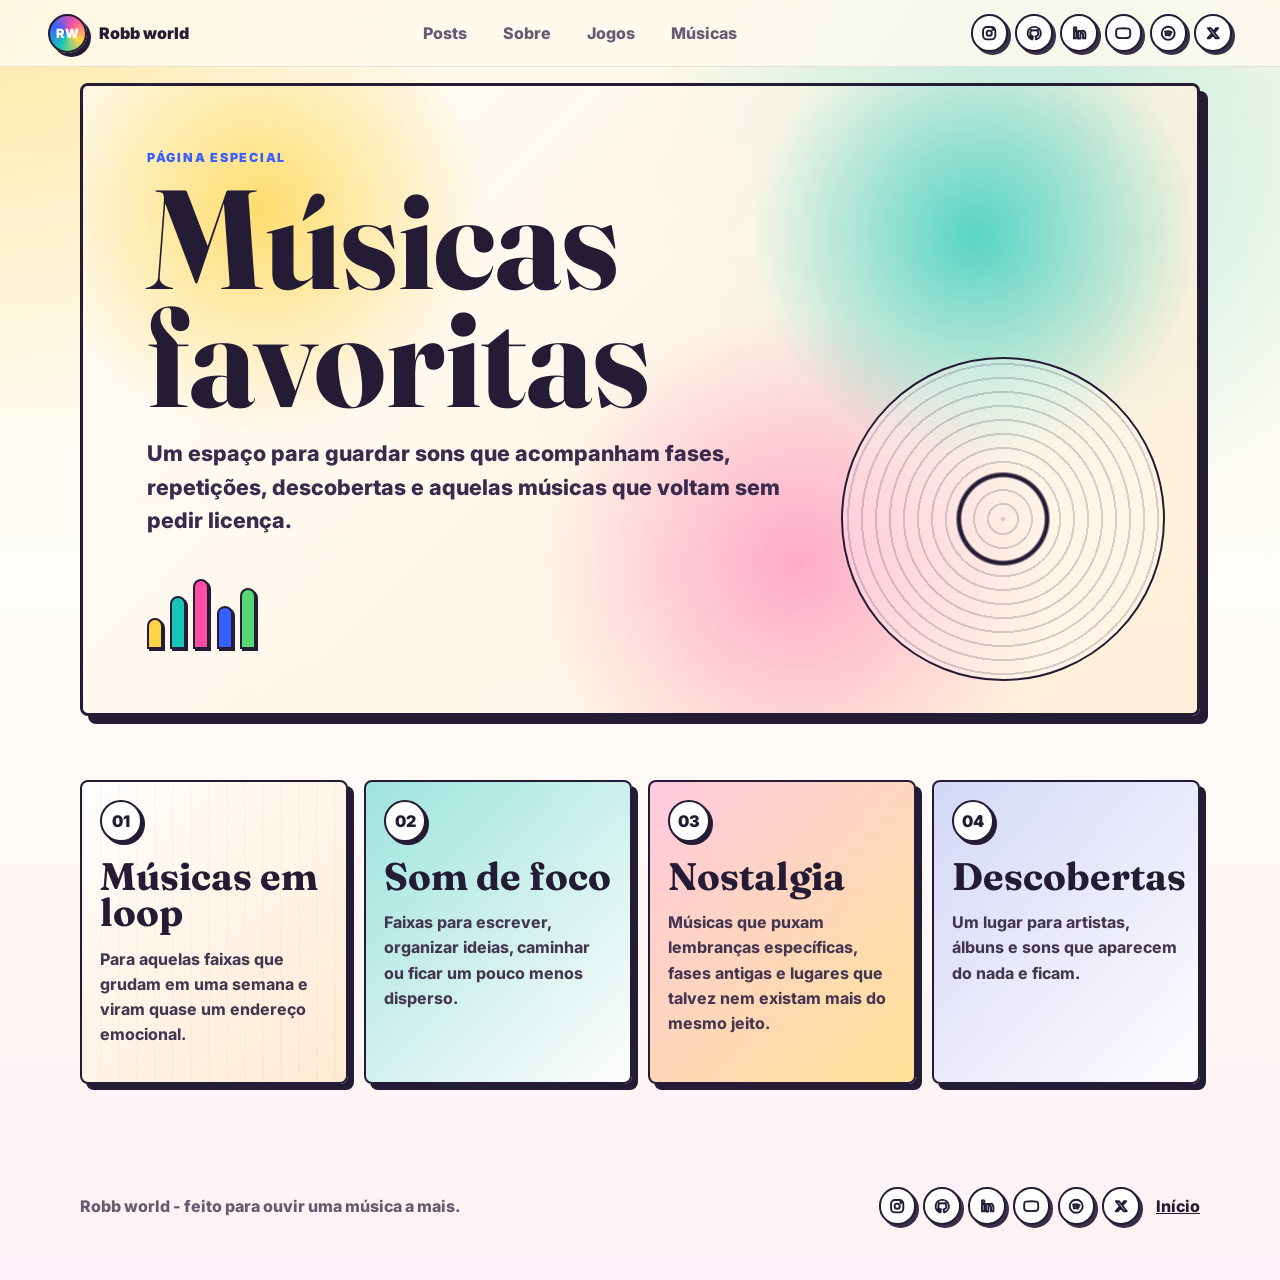
<file: pages/musicas.html>
﻿<!doctype html>
<html lang="pt-BR">
  <head>
    <meta charset="UTF-8" />
    <meta name="viewport" content="width=device-width, initial-scale=1.0" />
    <title>Músicas favoritas | Robb world</title>
    <meta name="description" content="Página especial para músicas, sons e fases favoritas do Robb world." />
    <link rel="preconnect" href="https://fonts.googleapis.com" />
    <link rel="preconnect" href="https://fonts.gstatic.com" crossorigin />
    <link href="https://fonts.googleapis.com/css2?family=Fraunces:opsz,wght@9..144,700;9..144,900&family=Inter:wght@400;600;700;800&display=swap" rel="stylesheet" />
    <link rel="stylesheet" href="../css/styles.css" />
  </head>
  <body>
    <header class="site-header">
      <a class="brand" href="../index.html" aria-label="Robb world">
        <span class="brand-mark">RW</span>
        <span>Robb world</span>
      </a>
      <nav class="top-nav" aria-label="Navegação principal">
        <a href="../index.html#posts">Posts</a>
        <a href="../index.html#sobre">Sobre</a>
        <a href="jogos.html">Jogos</a>
        <a href="musicas.html">Músicas</a>
      </nav>
      <div class="social-icons" aria-label="Redes sociais">
        <a class="social-link" href="http://instagram.com/juniormrtj" target="_blank" rel="noreferrer" aria-label="Instagram"><svg viewBox="0 0 24 24" aria-hidden="true"><rect x="4" y="4" width="16" height="16" rx="5"></rect><circle cx="12" cy="12" r="3.4"></circle><circle cx="17" cy="7" r="1"></circle></svg></a>
        <a class="social-link" href="https://github.com/juniormrtjy" target="_blank" rel="noreferrer" aria-label="GitHub"><svg viewBox="0 0 24 24" aria-hidden="true"><path d="M12 3.7a8.4 8.4 0 0 0-2.7 16.4c.4.1.6-.2.6-.4v-1.5c-2.3.5-2.8-1-2.8-1-.4-.9-.9-1.1-.9-1.1-.8-.5.1-.5.1-.5.8.1 1.3.9 1.3.9.8 1.3 2 1 2.4.8.1-.6.3-1 .5-1.2-1.8-.2-3.7-.9-3.7-4a3.2 3.2 0 0 1 .8-2.2c-.1-.2-.4-1 .1-2.2 0 0 .7-.2 2.3.8a7.8 7.8 0 0 1 4.2 0c1.6-1 2.3-.8 2.3-.8.5 1.2.2 2 .1 2.2.5.6.8 1.3.8 2.2 0 3.1-1.9 3.8-3.7 4 .3.2.5.7.5 1.4v2.2c0 .2.2.5.6.4A8.4 8.4 0 0 0 12 3.7z"></path></svg></a>
        <a class="social-link" href="https://www.linkedin.com/in/juniormrtjy/" target="_blank" rel="noreferrer" aria-label="LinkedIn"><svg viewBox="0 0 24 24" aria-hidden="true"><path d="M5.2 9.1h3.1v9.7H5.2z"></path><circle cx="6.7" cy="5.9" r="1.8"></circle><path d="M10.4 9.1h3v1.4h.1c.4-.8 1.4-1.7 2.9-1.7 3.1 0 3.7 2 3.7 4.7v5.3H17v-4.7c0-1.1 0-2.5-1.6-2.5s-1.8 1.2-1.8 2.5v4.8h-3.1z"></path></svg></a>
        <a class="social-link" href="#" aria-label="YouTube"><svg viewBox="0 0 24 24" aria-hidden="true"><path d="M21 8.2a3 3 0 0 0-2.1-2.1C17 5.6 12 5.6 12 5.6s-5 0-6.9.5A3 3 0 0 0 3 8.2a31 31 0 0 0 0 7.6 3 3 0 0 0 2.1 2.1c1.9.5 6.9.5 6.9.5s5 0 6.9-.5a3 3 0 0 0 2.1-2.1 31 31 0 0 0 0-7.6z"></path><path d="m10 15.2 5.2-3.2L10 8.8z" fill="white" stroke="none"></path></svg></a>
        <a class="social-link" href="https://open.spotify.com/user/317gpdrs5ckhwrli5nl6tevygnuq?si=d2dd42f4467a4080" target="_blank" rel="noreferrer" aria-label="Spotify"><svg viewBox="0 0 24 24" aria-hidden="true"><circle cx="12" cy="12" r="8.5"></circle><path d="M7.8 10.1c3-1 6.4-.7 8.8.7M8.4 12.6c2.4-.7 5.1-.5 7 .6M9 14.9c1.8-.5 3.7-.4 5.1.4"></path></svg></a>
        <a class="social-link" href="https://x.com/juniorfend" target="_blank" rel="noreferrer" aria-label="Twitter"><svg viewBox="0 0 24 24" aria-hidden="true"><path d="M5 5.5h4.1l3.1 4.3 3.7-4.3h2.7l-5.1 5.9 5.8 7.1h-4.1l-3.5-4.7-4.1 4.7H4.9l5.5-6.4z"></path></svg></a>
      </div>
    </header>

    <main class="special-page">
      <section class="special-hero music-hero">
        <p class="kicker">página especial</p>
        <h1>Músicas favoritas</h1>
        <p>Um espaço para guardar sons que acompanham fases, repetições, descobertas e aquelas músicas que voltam sem pedir licença.</p>
        <div class="equalizer" aria-hidden="true">
          <span></span><span></span><span></span><span></span><span></span>
        </div>
      </section>

      <section class="music-board" aria-label="Áreas musicais">
        <article class="music-card">
          <span class="track-number">01</span>
          <h2>Músicas em loop</h2>
          <p>Para aquelas faixas que grudam em uma semana e viram quase um endereço emocional.</p>
        </article>
        <article class="music-card">
          <span class="track-number">02</span>
          <h2>Som de foco</h2>
          <p>Faixas para escrever, organizar ideias, caminhar ou ficar um pouco menos disperso.</p>
        </article>
        <article class="music-card">
          <span class="track-number">03</span>
          <h2>Nostalgia</h2>
          <p>Músicas que puxam lembranças específicas, fases antigas e lugares que talvez nem existam mais do mesmo jeito.</p>
        </article>
        <article class="music-card">
          <span class="track-number">04</span>
          <h2>Descobertas</h2>
          <p>Um lugar para artistas, álbuns e sons que aparecem do nada e ficam.</p>
        </article>
      </section>
    </main>

    <footer class="site-footer">
      <p>Robb world - feito para ouvir uma música a mais.</p>
      <div class="footer-actions">
        <div class="social-icons" aria-label="Redes sociais">
          <a class="social-link" href="http://instagram.com/juniormrtj" target="_blank" rel="noreferrer" aria-label="Instagram"><svg viewBox="0 0 24 24" aria-hidden="true"><rect x="4" y="4" width="16" height="16" rx="5"></rect><circle cx="12" cy="12" r="3.4"></circle><circle cx="17" cy="7" r="1"></circle></svg></a>
          <a class="social-link" href="https://github.com/juniormrtjy" target="_blank" rel="noreferrer" aria-label="GitHub"><svg viewBox="0 0 24 24" aria-hidden="true"><path d="M12 3.7a8.4 8.4 0 0 0-2.7 16.4c.4.1.6-.2.6-.4v-1.5c-2.3.5-2.8-1-2.8-1-.4-.9-.9-1.1-.9-1.1-.8-.5.1-.5.1-.5.8.1 1.3.9 1.3.9.8 1.3 2 1 2.4.8.1-.6.3-1 .5-1.2-1.8-.2-3.7-.9-3.7-4a3.2 3.2 0 0 1 .8-2.2c-.1-.2-.4-1 .1-2.2 0 0 .7-.2 2.3.8a7.8 7.8 0 0 1 4.2 0c1.6-1 2.3-.8 2.3-.8.5 1.2.2 2 .1 2.2.5.6.8 1.3.8 2.2 0 3.1-1.9 3.8-3.7 4 .3.2.5.7.5 1.4v2.2c0 .2.2.5.6.4A8.4 8.4 0 0 0 12 3.7z"></path></svg></a>
          <a class="social-link" href="https://www.linkedin.com/in/juniormrtjy/" target="_blank" rel="noreferrer" aria-label="LinkedIn"><svg viewBox="0 0 24 24" aria-hidden="true"><path d="M5.2 9.1h3.1v9.7H5.2z"></path><circle cx="6.7" cy="5.9" r="1.8"></circle><path d="M10.4 9.1h3v1.4h.1c.4-.8 1.4-1.7 2.9-1.7 3.1 0 3.7 2 3.7 4.7v5.3H17v-4.7c0-1.1 0-2.5-1.6-2.5s-1.8 1.2-1.8 2.5v4.8h-3.1z"></path></svg></a>
          <a class="social-link" href="#" aria-label="YouTube"><svg viewBox="0 0 24 24" aria-hidden="true"><path d="M21 8.2a3 3 0 0 0-2.1-2.1C17 5.6 12 5.6 12 5.6s-5 0-6.9.5A3 3 0 0 0 3 8.2a31 31 0 0 0 0 7.6 3 3 0 0 0 2.1 2.1c1.9.5 6.9.5 6.9.5s5 0 6.9-.5a3 3 0 0 0 2.1-2.1 31 31 0 0 0 0-7.6z"></path><path d="m10 15.2 5.2-3.2L10 8.8z" fill="white" stroke="none"></path></svg></a>
          <a class="social-link" href="https://open.spotify.com/user/317gpdrs5ckhwrli5nl6tevygnuq?si=d2dd42f4467a4080" target="_blank" rel="noreferrer" aria-label="Spotify"><svg viewBox="0 0 24 24" aria-hidden="true"><circle cx="12" cy="12" r="8.5"></circle><path d="M7.8 10.1c3-1 6.4-.7 8.8.7M8.4 12.6c2.4-.7 5.1-.5 7 .6M9 14.9c1.8-.5 3.7-.4 5.1.4"></path></svg></a>
          <a class="social-link" href="https://x.com/juniorfend" target="_blank" rel="noreferrer" aria-label="Twitter"><svg viewBox="0 0 24 24" aria-hidden="true"><path d="M5 5.5h4.1l3.1 4.3 3.7-4.3h2.7l-5.1 5.9 5.8 7.1h-4.1l-3.5-4.7-4.1 4.7H4.9l5.5-6.4z"></path></svg></a>
        </div>
        <a href="../index.html">Início</a>
      </div>
    </footer>
  </body>
</html>
</file>
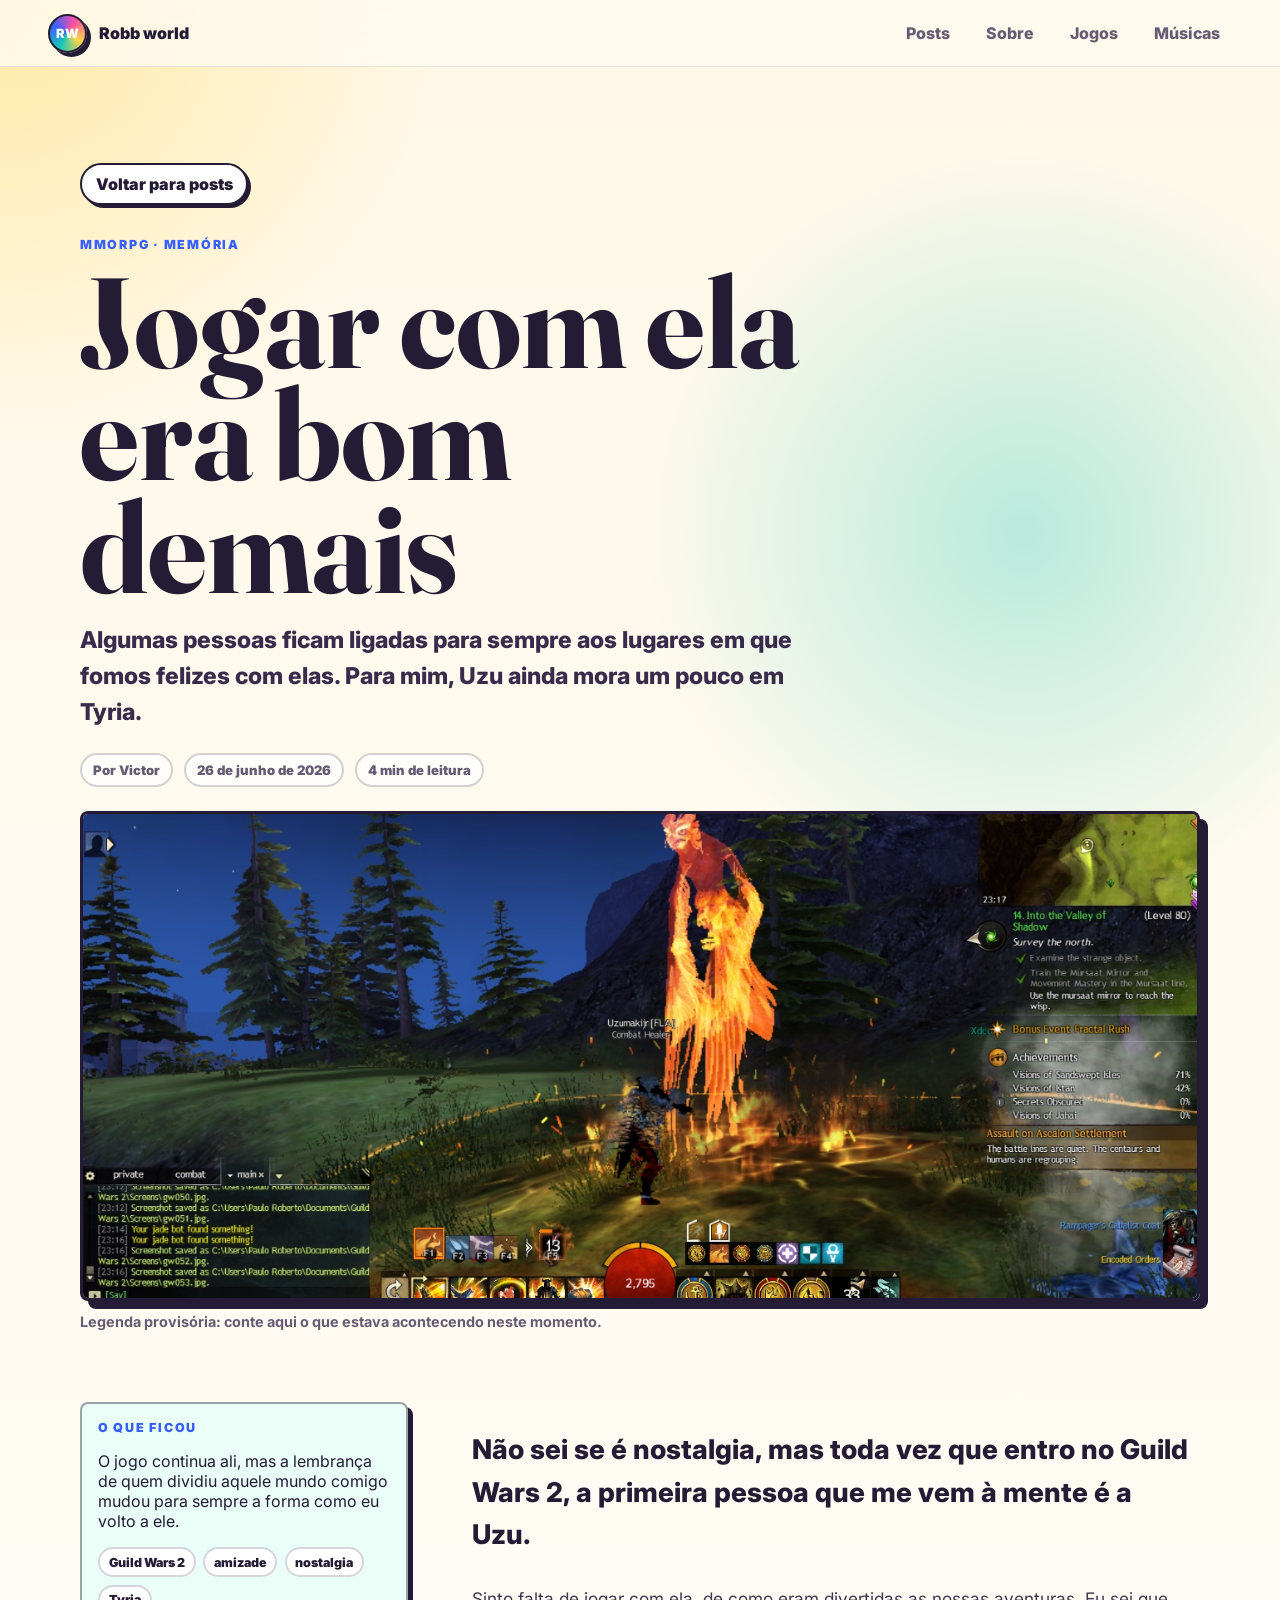
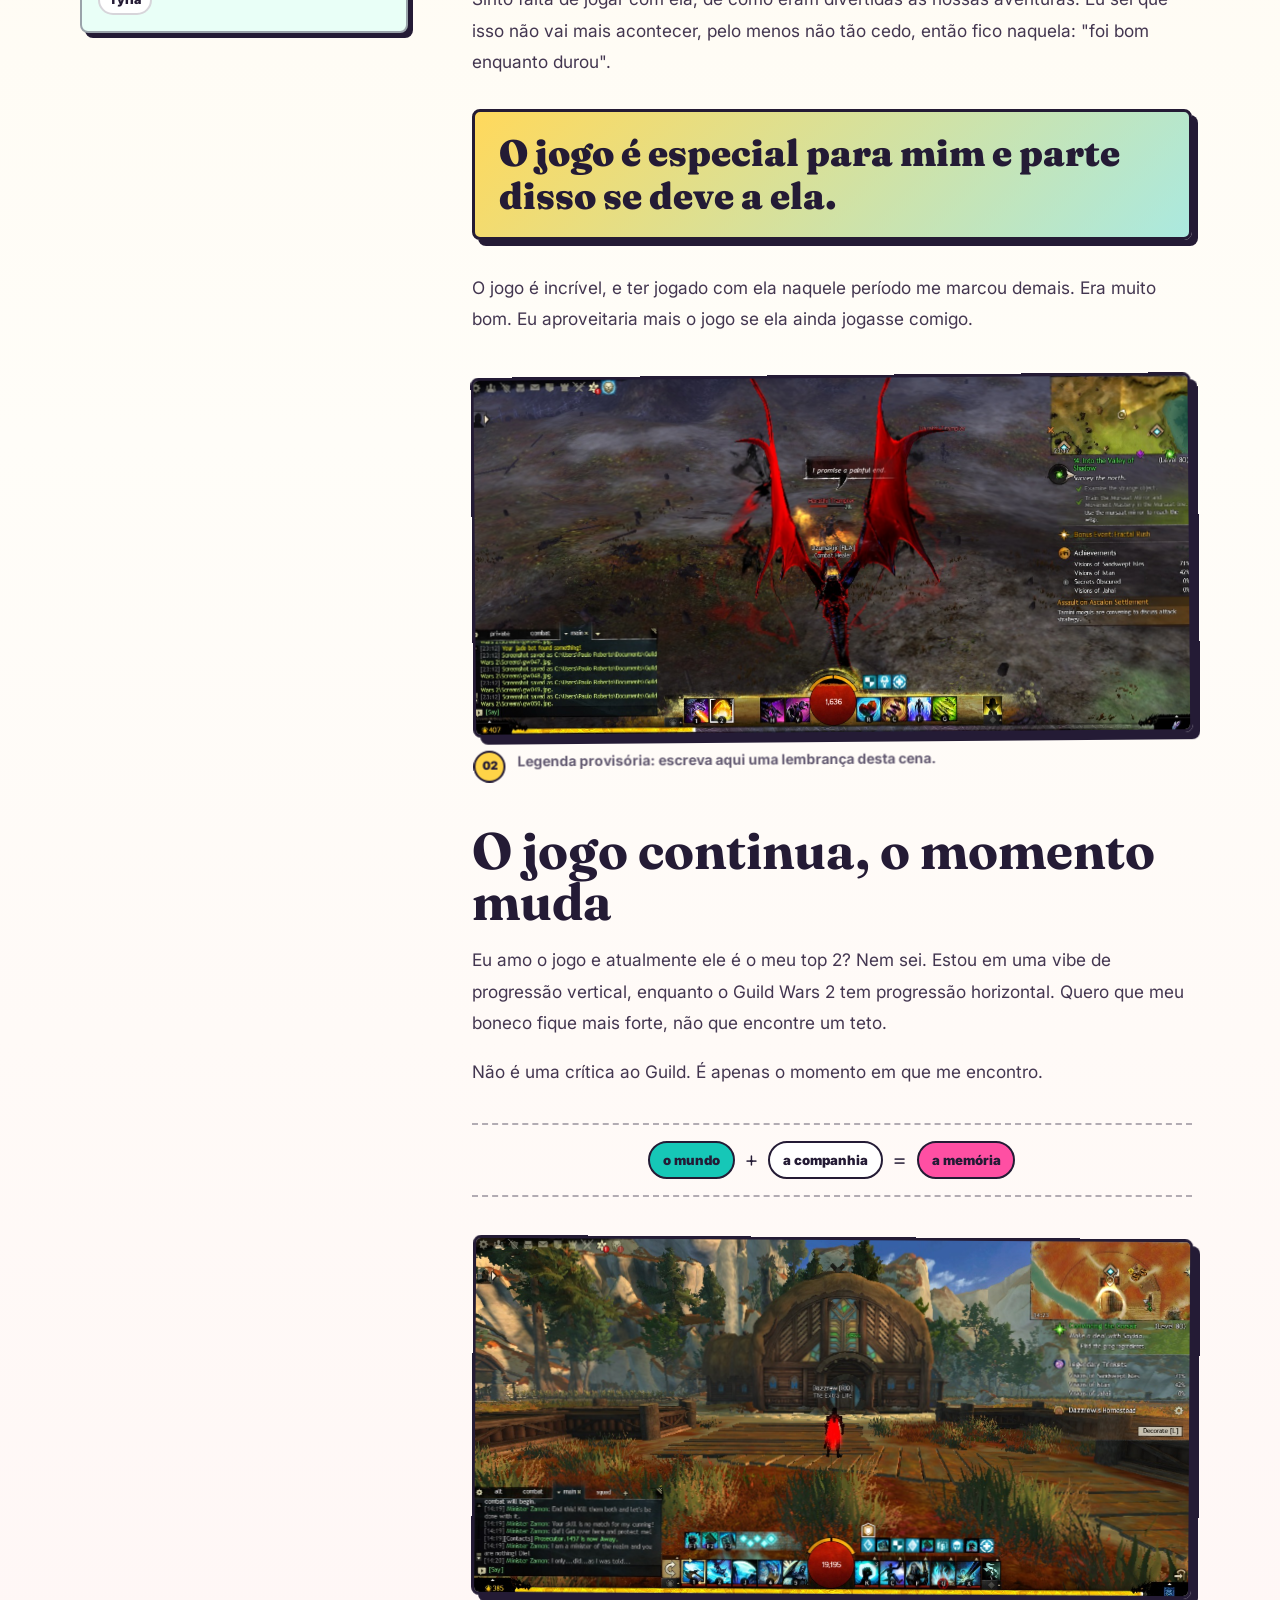
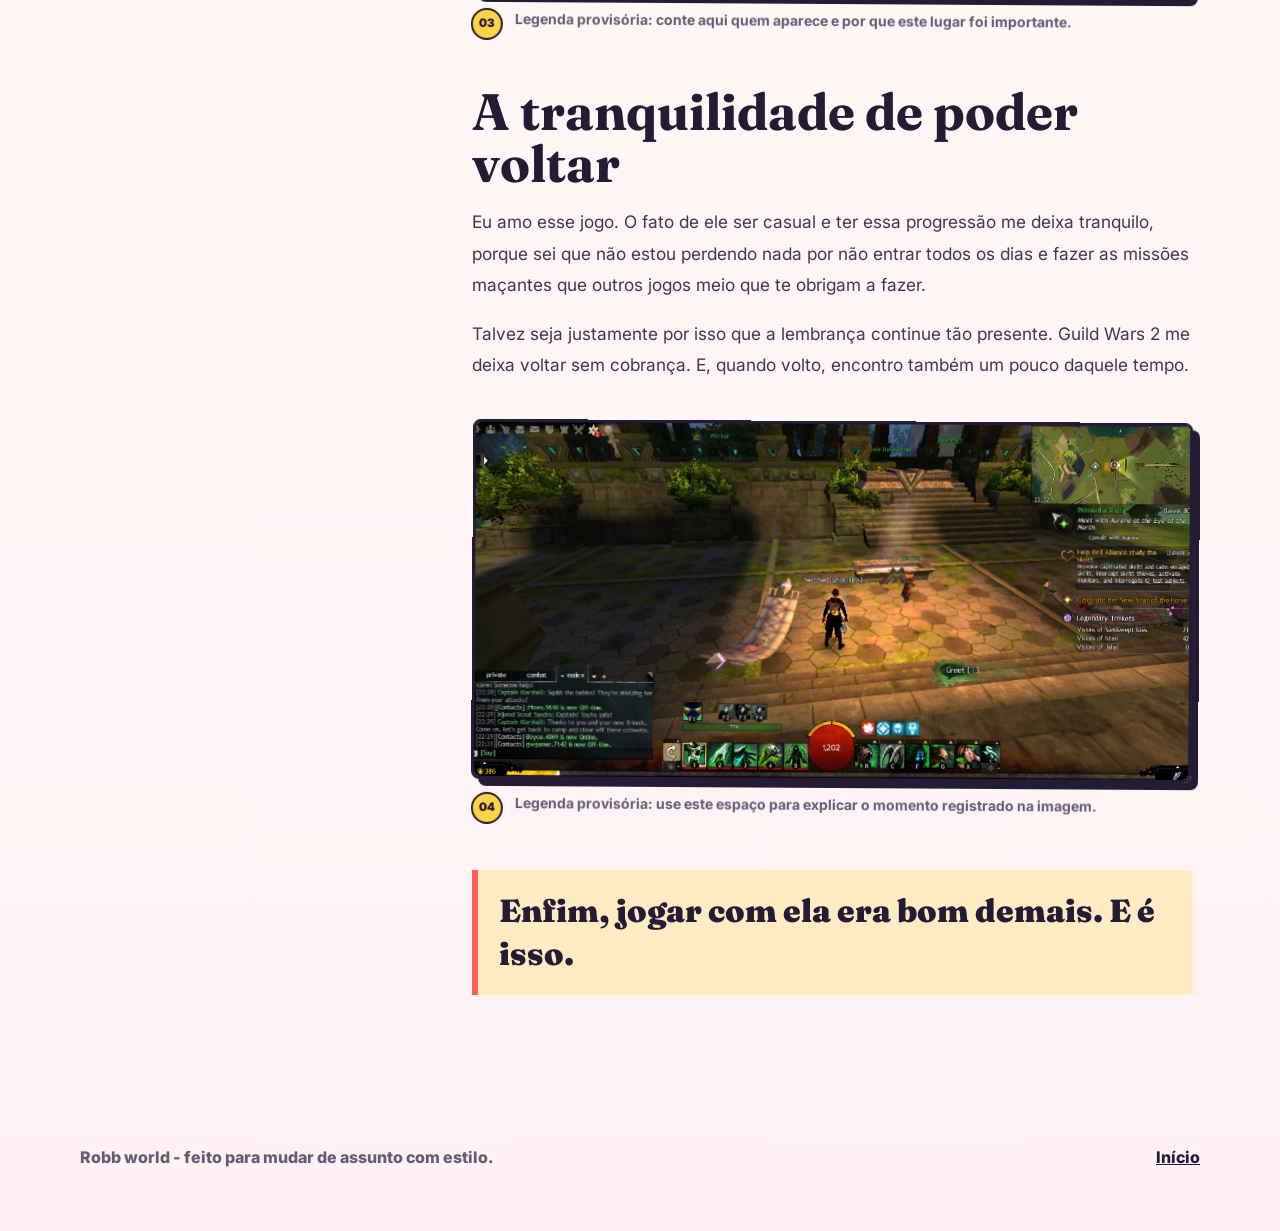
<file: posts/mmorpg/jogar-com-ela-era-bom-demais.html>
<!doctype html>
<html lang="pt-BR">
  <head>
    <meta charset="UTF-8" />
    <meta name="viewport" content="width=device-width, initial-scale=1.0" />
    <title>Jogar com ela era bom demais | Robb world</title>
    <meta
      name="description"
      content="Uma lembrança sobre Guild Wars 2, nostalgia e como dividir um mundo com alguém pode tornar um jogo ainda mais especial."
    />
    <link rel="preconnect" href="https://fonts.googleapis.com" />
    <link rel="preconnect" href="https://fonts.gstatic.com" crossorigin />
    <link
      href="https://fonts.googleapis.com/css2?family=Fraunces:opsz,wght@9..144,700;9..144,900&family=Inter:wght@400;600;700;800&display=swap"
      rel="stylesheet"
    />
    <link rel="stylesheet" href="../../css/styles.css" />
  </head>
  <body>
    <header class="site-header">
      <a class="brand" href="../../index.html" aria-label="Robb world">
        <span class="brand-mark">RW</span>
        <span>Robb world</span>
      </a>
      <nav class="top-nav" aria-label="Navegação principal">
        <a href="../../index.html#posts">Posts</a>
        <a href="../../index.html#sobre">Sobre</a>
        <a href="../../pages/jogos.html">Jogos</a>
        <a href="../../pages/musicas.html">Músicas</a>
      </nav>
    </header>

    <main>
      <article class="article-page memory-post">
        <header class="article-hero memory-hero">
          <a class="back-link" href="../../index.html#posts">Voltar para posts</a>
          <p class="kicker">MMORPG &middot; memória</p>
          <h1>Jogar com ela era bom demais</h1>
          <p class="article-deck">
            Algumas pessoas ficam ligadas para sempre aos lugares em que fomos
            felizes com elas. Para mim, Uzu ainda mora um pouco em Tyria.
          </p>
          <div class="article-meta">
            <span>Por Victor</span>
            <span>26 de junho de 2026</span>
            <span>4 min de leitura</span>
          </div>
        </header>

        <figure class="article-cover memory-cover">
          <img
            src="../../assets/images/posts/jogar-com-uzu/aventura-com-uzu-01.png"
            alt="Personagens em uma aventura noturna de Guild Wars 2 diante de uma criatura em chamas"
          />
          <figcaption>
            Legenda provisória: conte aqui o que estava acontecendo neste momento.
          </figcaption>
        </figure>

        <div class="article-layout">
          <aside class="article-note reflection-card memory-note" aria-label="Notas da memória">
            <p class="kicker">o que ficou</p>
            <p>
              O jogo continua ali, mas a lembran&ccedil;a de quem dividiu aquele
              mundo comigo mudou para sempre a forma como eu volto a ele.
            </p>
            <ul>
              <li>Guild Wars 2</li>
              <li>amizade</li>
              <li>nostalgia</li>
              <li>Tyria</li>
            </ul>
          </aside>

          <div class="article-body">
            <p class="lead">
              N&atilde;o sei se &eacute; nostalgia, mas toda vez que entro no Guild
              Wars 2, a primeira pessoa que me vem &agrave; mente &eacute; a Uzu.
            </p>

            <p>
              Sinto falta de jogar com ela, de como eram divertidas as nossas
              aventuras. Eu sei que isso n&atilde;o vai mais acontecer, pelo menos
              n&atilde;o t&atilde;o cedo, ent&atilde;o fico naquela: "foi bom enquanto durou".
            </p>

            <blockquote>
              O jogo &eacute; especial para mim e parte disso se deve a ela.
            </blockquote>

            <p>
              O jogo &eacute; incr&iacute;vel, e ter jogado com ela naquele per&iacute;odo me
              marcou demais. Era muito bom. Eu aproveitaria mais o jogo se ela
              ainda jogasse comigo.
            </p>

            <figure class="story-photo story-photo-wide">
              <img
                src="../../assets/images/posts/jogar-com-uzu/aventura-com-uzu-02.png"
                alt="Personagem montado em uma criatura alada vermelha durante um combate em Guild Wars 2"
                loading="lazy"
              />
              <figcaption>
                <span>02</span>
                Legenda provisória: escreva aqui uma lembrança desta cena.
              </figcaption>
            </figure>

            <h2>O jogo continua, o momento muda</h2>
            <p>
              Eu amo o jogo e atualmente ele &eacute; o meu top 2? Nem sei. Estou
              em uma vibe de progress&atilde;o vertical, enquanto o Guild Wars 2 tem
              progress&atilde;o horizontal. Quero que meu boneco fique mais forte,
              n&atilde;o que encontre um teto.
            </p>

            <p>
              N&atilde;o &eacute; uma cr&iacute;tica ao Guild. &Eacute; apenas o momento em que me
              encontro.
            </p>

            <div class="memory-pause" aria-label="Uma lembrança em três partes">
              <span>o mundo</span>
              <strong>+</strong>
              <span>a companhia</span>
              <strong>=</strong>
              <span>a memória</span>
            </div>

            <figure class="story-photo">
              <img
                src="../../assets/images/posts/jogar-com-uzu/aventura-com-uzu-03.png"
                alt="Personagem diante de uma casa em uma paisagem ensolarada de Guild Wars 2"
                loading="lazy"
              />
              <figcaption>
                <span>03</span>
                Legenda provisória: conte aqui quem aparece e por que este
                lugar foi importante.
              </figcaption>
            </figure>

            <h2>A tranquilidade de poder voltar</h2>
            <p>
              Eu amo esse jogo. O fato de ele ser casual e ter essa progress&atilde;o
              me deixa tranquilo, porque sei que n&atilde;o estou perdendo nada por
              n&atilde;o entrar todos os dias e fazer as miss&otilde;es ma&ccedil;antes que
              outros jogos meio que te obrigam a fazer.
            </p>

            <p>
              Talvez seja justamente por isso que a lembran&ccedil;a continue t&atilde;o
              presente. Guild Wars 2 me deixa voltar sem cobran&ccedil;a. E, quando
              volto, encontro tamb&eacute;m um pouco daquele tempo.
            </p>

            <figure class="story-photo story-photo-last">
              <img
                src="../../assets/images/posts/jogar-com-uzu/aventura-com-uzu-04.png"
                alt="Personagem em uma cidade verde de Guild Wars 2 durante a noite"
                loading="lazy"
              />
              <figcaption>
                <span>04</span>
                Legenda provisória: use este espaço para explicar o momento
                registrado na imagem.
              </figcaption>
            </figure>

            <p class="closing-line">
              Enfim, jogar com ela era bom demais. E &eacute; isso.
            </p>
          </div>
        </div>
      </article>
    </main>

    <footer class="site-footer">
      <p>Robb world - feito para mudar de assunto com estilo.</p>
      <a href="../../index.html">Início</a>
    </footer>
  </body>
</html>
</file>
<file: css/styles.css>
﻿:root {
  --ink: #241b35;
  --muted: #655c73;
  --paper: #fffaf0;
  --paper-deep: #ffe8c9;
  --coral: #ff5f57;
  --yellow: #ffd447;
  --teal: #16c7b7;
  --blue: #3760ff;
  --pink: #ff4fa3;
  --green: #57d773;
  --line: rgba(36, 27, 53, 0.16);
  --shadow: 0 20px 45px rgba(36, 27, 53, 0.16);
}

* {
  box-sizing: border-box;
}

html {
  scroll-behavior: smooth;
}

body {
  margin: 0;
  color: var(--ink);
  background:
    radial-gradient(circle at top left, rgba(255, 212, 71, 0.42), transparent 28rem),
    radial-gradient(circle at 80% 12%, rgba(22, 199, 183, 0.3), transparent 24rem),
    linear-gradient(180deg, #fff8e8 0%, #fffdf8 46%, #fff1f4 100%);
  font-family: Inter, system-ui, -apple-system, BlinkMacSystemFont, "Segoe UI", sans-serif;
}

a {
  color: inherit;
}

.site-header {
  position: sticky;
  top: 0;
  z-index: 10;
  display: flex;
  align-items: center;
  justify-content: space-between;
  gap: 1rem;
  padding: 0.85rem clamp(1rem, 4vw, 3rem);
  border-bottom: 1px solid rgba(36, 27, 53, 0.1);
  background: rgba(255, 250, 240, 0.82);
  backdrop-filter: blur(18px);
}

.brand,
.top-nav {
  display: flex;
  align-items: center;
  gap: 0.75rem;
}

.brand {
  font-weight: 900;
  text-decoration: none;
}

.brand-mark {
  display: grid;
  width: 2.45rem;
  height: 2.45rem;
  place-items: center;
  color: white;
  border: 2px solid var(--ink);
  border-radius: 50%;
  background: conic-gradient(from 30deg, var(--pink), var(--yellow), var(--teal), var(--blue), var(--pink));
  box-shadow: 4px 4px 0 var(--ink);
  font-size: 0.8rem;
}

.top-nav a {
  padding: 0.45rem 0.75rem;
  border-radius: 999px;
  color: var(--muted);
  font-weight: 800;
  text-decoration: none;
}

.top-nav a:hover {
  color: var(--ink);
  background: rgba(255, 212, 71, 0.35);
}

.social-icons {
  display: flex;
  align-items: center;
  gap: 0.45rem;
}

.social-link {
  display: grid;
  width: 2.35rem;
  height: 2.35rem;
  place-items: center;
  border: 2px solid var(--ink);
  border-radius: 50%;
  background: white;
  color: var(--ink);
  box-shadow: 3px 3px 0 rgba(36, 27, 53, 0.9);
  transition: transform 160ms ease, box-shadow 160ms ease;
}

.social-link:hover {
  transform: translate(2px, 2px);
  box-shadow: 1px 1px 0 rgba(36, 27, 53, 0.9);
}

.social-link svg {
  width: 1.15rem;
  height: 1.15rem;
  fill: none;
  stroke: currentColor;
  stroke-width: 1.9;
  stroke-linecap: round;
  stroke-linejoin: round;
}

.social-link svg path,
.social-link svg rect,
.social-link svg circle {
  vector-effect: non-scaling-stroke;
}

.hero {
  position: relative;
  min-height: clamp(33rem, 76vh, 46rem);
  display: grid;
  align-items: end;
  overflow: hidden;
  border-bottom: 3px solid var(--ink);
}

.hero-image,
.hero-overlay {
  position: absolute;
  inset: 0;
  width: 100%;
  height: 100%;
}

.hero-image {
  object-fit: cover;
}

.hero-overlay {
  background:
    linear-gradient(90deg, rgba(255, 250, 240, 0.92) 0%, rgba(255, 250, 240, 0.78) 35%, rgba(255, 250, 240, 0.12) 74%),
    linear-gradient(0deg, rgba(36, 27, 53, 0.18), transparent 45%);
}

.hero-content {
  position: relative;
  width: min(46rem, calc(100% - 2rem));
  margin: 0 clamp(1rem, 7vw, 5rem) clamp(2.6rem, 8vh, 5rem);
}

.kicker {
  margin: 0 0 0.85rem;
  color: var(--blue);
  font-size: 0.78rem;
  font-weight: 900;
  letter-spacing: 0.14em;
  text-transform: uppercase;
}

h1,
h2,
h3 {
  margin: 0;
  font-family: Fraunces, Georgia, serif;
  letter-spacing: 0;
}

h1 {
  max-width: 10ch;
  font-size: clamp(4.8rem, 13vw, 9.4rem);
  line-height: 0.82;
}

.hero-content p:not(.kicker) {
  max-width: 39rem;
  margin: 1.25rem 0 0;
  color: #3a2b4d;
  font-size: clamp(1rem, 2.3vw, 1.3rem);
  line-height: 1.6;
  font-weight: 700;
}

.hero-actions {
  display: flex;
  flex-wrap: wrap;
  gap: 0.85rem;
  margin-top: 1.5rem;
}

.button {
  display: inline-flex;
  align-items: center;
  justify-content: center;
  min-height: 3rem;
  padding: 0.75rem 1.1rem;
  border: 2px solid var(--ink);
  border-radius: 999px;
  box-shadow: 4px 4px 0 var(--ink);
  font-weight: 900;
  text-decoration: none;
  transition: transform 160ms ease, box-shadow 160ms ease;
}

.button:hover {
  transform: translate(2px, 2px);
  box-shadow: 2px 2px 0 var(--ink);
}

.button.primary {
  background: var(--yellow);
}

.button.ghost {
  background: white;
}

.intro-grid,
.section-shell,
.about-band,
.site-footer {
  width: min(1120px, calc(100% - 2rem));
  margin-inline: auto;
}

.intro-grid {
  display: grid;
  grid-template-columns: repeat(3, 1fr);
  gap: 1rem;
  margin-top: 1rem;
}

.intro-grid article,
.post-card {
  border: 2px solid var(--ink);
  border-radius: 8px;
  background: rgba(255, 255, 255, 0.72);
  box-shadow: 6px 6px 0 rgba(36, 27, 53, 0.92);
}

.intro-grid article {
  padding: 1.2rem;
}

.tile-icon {
  display: block;
  width: 2.6rem;
  height: 2.6rem;
  margin-bottom: 1rem;
  border: 2px solid var(--ink);
  border-radius: 38% 62% 48% 52%;
}

.tile-icon.coral {
  background: var(--coral);
}

.tile-icon.yellow {
  background: var(--yellow);
}

.tile-icon.teal {
  background: var(--teal);
}

.intro-grid h2 {
  font-size: 1.45rem;
}

.intro-grid p,
.post-card p,
.about-band p,
.idea-list {
  color: var(--muted);
  line-height: 1.65;
}

.section-shell {
  padding: clamp(3rem, 7vw, 5rem) 0;
}

.section-heading {
  display: flex;
  align-items: end;
  justify-content: space-between;
  gap: 1rem;
  margin-bottom: 1.25rem;
}

.section-heading h2,
.about-band h2 {
  font-size: clamp(2.1rem, 5vw, 4.6rem);
  line-height: 0.95;
}

.toolbar {
  display: flex;
  align-items: end;
  justify-content: space-between;
  gap: 1rem;
  padding: 1rem;
  margin-bottom: 1rem;
  border: 2px dashed rgba(36, 27, 53, 0.36);
  border-radius: 8px;
  background: rgba(255, 250, 240, 0.7);
}

.search-label {
  display: grid;
  gap: 0.4rem;
  min-width: min(100%, 18rem);
  color: var(--muted);
  font-size: 0.78rem;
  font-weight: 900;
  text-transform: uppercase;
}

input {
  width: 100%;
  min-height: 2.8rem;
  padding: 0.7rem 0.9rem;
  border: 2px solid var(--ink);
  border-radius: 8px;
  background: white;
  color: var(--ink);
  font: inherit;
  font-weight: 700;
}

.filter-buttons {
  display: flex;
  flex-wrap: wrap;
  justify-content: flex-end;
  gap: 0.5rem;
}

.filter-button {
  min-height: 2.55rem;
  padding: 0.55rem 0.85rem;
  border: 2px solid var(--ink);
  border-radius: 999px;
  background: white;
  color: var(--ink);
  cursor: pointer;
  font: inherit;
  font-weight: 900;
}

.filter-button.active {
  background: var(--teal);
  box-shadow: 3px 3px 0 var(--ink);
}

.post-grid {
  display: grid;
  grid-template-columns: repeat(3, 1fr);
  gap: 1rem;
}

.post-card {
  min-height: 18rem;
  display: flex;
  flex-direction: column;
  padding: 1.25rem;
}

.post-card.featured {
  grid-column: span 2;
  background: linear-gradient(135deg, rgba(255, 212, 71, 0.88), rgba(255, 95, 87, 0.82));
}

.post-meta {
  margin: 0 0 1rem;
  color: rgba(36, 27, 53, 0.66);
  font-size: 0.78rem;
  font-weight: 900;
  text-transform: uppercase;
}

.post-card h3 {
  font-size: clamp(1.55rem, 3vw, 2.55rem);
  line-height: 1;
}

.post-card p:not(.post-meta) {
  margin: 1rem 0 1.25rem;
}

.post-card a {
  margin-top: auto;
  font-weight: 900;
  text-decoration-thickness: 0.18em;
  text-underline-offset: 0.22em;
}

.post-card.is-hidden {
  display: none;
}

.empty-state {
  display: none;
  margin: 1rem 0 0;
  padding: 1rem;
  border: 2px dashed rgba(36, 27, 53, 0.36);
  border-radius: 8px;
  background: rgba(255, 255, 255, 0.72);
  color: var(--muted);
  font-weight: 800;
}

.empty-state.is-visible {
  display: block;
}

.article-page {
  width: min(1120px, calc(100% - 2rem));
  margin: 0 auto;
}

.article-hero {
  padding: clamp(3rem, 8vw, 6rem) 0 1.5rem;
}

.back-link {
  display: inline-flex;
  align-items: center;
  min-height: 2.55rem;
  margin-bottom: 2rem;
  padding: 0.55rem 0.85rem;
  border: 2px solid var(--ink);
  border-radius: 999px;
  background: white;
  box-shadow: 3px 3px 0 var(--ink);
  font-weight: 900;
  text-decoration: none;
}

.article-hero h1 {
  max-width: 12ch;
  font-size: clamp(3.4rem, 10vw, 8rem);
  line-height: 0.88;
}

.article-deck {
  max-width: 48rem;
  margin: 1.25rem 0 0;
  color: #3a2b4d;
  font-size: clamp(1.1rem, 2vw, 1.45rem);
  font-weight: 800;
  line-height: 1.55;
}

.article-meta {
  display: flex;
  flex-wrap: wrap;
  gap: 0.65rem;
  margin-top: 1.35rem;
}

.article-meta span {
  padding: 0.45rem 0.7rem;
  border: 2px solid rgba(36, 27, 53, 0.2);
  border-radius: 999px;
  background: rgba(255, 255, 255, 0.72);
  color: var(--muted);
  font-size: 0.82rem;
  font-weight: 900;
}

.article-cover {
  margin: 0;
}

.article-cover img {
  display: block;
  width: 100%;
  aspect-ratio: 16 / 7;
  object-fit: cover;
  border: 3px solid var(--ink);
  border-radius: 8px;
  box-shadow: 8px 8px 0 var(--ink);
}

.article-cover figcaption {
  margin-top: 0.75rem;
  color: var(--muted);
  font-size: 0.9rem;
  font-weight: 700;
}

.article-layout {
  display: grid;
  grid-template-columns: minmax(13rem, 0.72fr) minmax(0, 1.6fr);
  gap: clamp(1.5rem, 6vw, 4rem);
  padding: clamp(2.2rem, 6vw, 4.5rem) 0;
}

.article-note {
  position: sticky;
  top: 6rem;
  align-self: start;
  padding: 1rem;
  border: 2px dashed rgba(36, 27, 53, 0.4);
  border-radius: 8px;
  background: rgba(255, 255, 255, 0.72);
}

.article-note p:last-child {
  margin: 0;
  color: var(--muted);
  font-weight: 700;
  line-height: 1.6;
}

.reflection-card ul {
  display: flex;
  flex-wrap: wrap;
  gap: 0.45rem;
  padding: 0;
  margin: 1rem 0 0;
  list-style: none;
}

.reflection-card li {
  padding: 0.35rem 0.55rem;
  border: 2px solid rgba(36, 27, 53, 0.18);
  border-radius: 999px;
  background: white;
  color: var(--ink);
  font-size: 0.78rem;
  font-weight: 900;
}

.article-body {
  max-width: 45rem;
}

.article-body p,
.article-body li {
  color: #433650;
  font-size: 1.08rem;
  line-height: 1.82;
}

.article-body .lead {
  color: var(--ink);
  font-size: clamp(1.25rem, 2.5vw, 1.7rem);
  font-weight: 800;
  line-height: 1.55;
}

.reflection-strip {
  display: grid;
  grid-template-columns: repeat(3, 1fr);
  gap: 0.65rem;
  margin: 2rem 0;
}

.reflection-strip span {
  min-height: 4rem;
  display: grid;
  place-items: center;
  padding: 0.75rem;
  border: 2px solid var(--ink);
  border-radius: 8px;
  background: var(--paper);
  box-shadow: 4px 4px 0 var(--ink);
  color: var(--ink);
  font-weight: 900;
  text-align: center;
}

.reflection-strip span:nth-child(1) {
  background: var(--yellow);
}

.reflection-strip span:nth-child(2) {
  background: var(--teal);
}

.reflection-strip span:nth-child(3) {
  background: var(--pink);
}

.article-body h2 {
  margin-top: 2.4rem;
  font-size: clamp(2rem, 4vw, 3.25rem);
  line-height: 1;
}

.article-body blockquote {
  margin: 2rem 0;
  padding: 1.25rem 1.5rem;
  border: 3px solid var(--ink);
  border-radius: 8px;
  background: linear-gradient(135deg, rgba(255, 212, 71, 0.88), rgba(22, 199, 183, 0.36));
  box-shadow: 6px 6px 0 var(--ink);
  color: var(--ink);
  font-family: Fraunces, Georgia, serif;
  font-size: clamp(1.55rem, 3vw, 2.3rem);
  font-weight: 900;
  line-height: 1.15;
}

.memory-hero h1 {
  max-width: 10ch;
}

.memory-cover img {
  object-position: center 48%;
}

.memory-note {
  background: #e9fff7;
  border-style: solid;
  box-shadow: 5px 5px 0 var(--ink);
}

.story-photo {
  width: 100%;
  margin: 2.5rem 0 2.8rem;
  transform: rotate(0.35deg);
}

.story-photo-wide {
  transform: rotate(-0.45deg);
}

.story-photo img {
  display: block;
  width: 100%;
  aspect-ratio: 2 / 1;
  object-fit: cover;
  border: 3px solid var(--ink);
  border-radius: 8px;
  box-shadow: 7px 7px 0 var(--ink);
}

.story-photo figcaption {
  display: flex;
  align-items: flex-start;
  gap: 0.75rem;
  margin-top: 0.8rem;
  color: var(--muted);
  font-size: 0.88rem;
  font-weight: 700;
  line-height: 1.5;
}

.story-photo figcaption span {
  flex: 0 0 auto;
  display: grid;
  place-items: center;
  width: 2rem;
  height: 2rem;
  border: 2px solid var(--ink);
  border-radius: 50%;
  background: var(--yellow);
  color: var(--ink);
  font-size: 0.72rem;
  font-weight: 900;
}

.memory-pause {
  display: flex;
  align-items: center;
  justify-content: center;
  flex-wrap: wrap;
  gap: 0.65rem;
  margin: 2.25rem 0;
  padding: 1rem;
  border-top: 2px dashed rgba(36, 27, 53, 0.35);
  border-bottom: 2px dashed rgba(36, 27, 53, 0.35);
}

.memory-pause span {
  padding: 0.55rem 0.8rem;
  border: 2px solid var(--ink);
  border-radius: 999px;
  background: white;
  font-size: 0.82rem;
  font-weight: 900;
}

.memory-pause span:first-child {
  background: var(--teal);
}

.memory-pause span:last-child {
  background: var(--pink);
}

.memory-pause strong {
  font-family: Fraunces, Georgia, serif;
  font-size: 1.45rem;
}

.closing-line {
  margin-top: 2.5rem;
  padding: 1.2rem 1.35rem;
  border-left: 6px solid var(--coral);
  background: rgba(255, 212, 71, 0.28);
  color: var(--ink) !important;
  font-family: Fraunces, Georgia, serif;
  font-size: clamp(1.35rem, 3vw, 2rem) !important;
  font-weight: 900;
  line-height: 1.35 !important;
}

.related-posts {
  padding-top: 0;
}

.about-band {
  display: grid;
  grid-template-columns: 0.92fr 1.08fr;
  gap: clamp(1.5rem, 6vw, 4rem);
  align-items: center;
  padding: clamp(2rem, 5vw, 4rem);
  border-block: 3px solid var(--ink);
  background:
    linear-gradient(90deg, rgba(55, 96, 255, 0.13), transparent),
    rgba(255, 255, 255, 0.62);
}

.about-band p {
  margin: 0;
  font-size: clamp(1rem, 2vw, 1.25rem);
}

.special-links {
  width: min(1120px, calc(100% - 2rem));
  display: grid;
  grid-template-columns: repeat(2, 1fr);
  gap: 1rem;
  margin: 1rem auto 0;
}

.special-link {
  display: grid;
  grid-template-columns: auto 1fr;
  gap: 1rem;
  align-items: center;
  padding: 1.1rem;
  border: 2px solid var(--ink);
  border-radius: 8px;
  background: rgba(255, 255, 255, 0.76);
  box-shadow: 6px 6px 0 var(--ink);
  text-decoration: none;
}

.special-link h2 {
  font-size: clamp(1.65rem, 3vw, 2.6rem);
  line-height: 0.95;
}

.special-link p:not(.kicker) {
  margin: 0.55rem 0 0;
  color: var(--muted);
  line-height: 1.55;
}

.special-mark {
  display: grid;
  width: 4.1rem;
  height: 4.1rem;
  place-items: center;
  border: 2px solid var(--ink);
  border-radius: 8px;
  background: var(--yellow);
  color: var(--ink);
  box-shadow: 4px 4px 0 var(--ink);
  font-family: Fraunces, Georgia, serif;
  font-size: 1.3rem;
  font-weight: 900;
}

.special-link.music .special-mark {
  background: var(--teal);
}

.special-page {
  width: min(1120px, calc(100% - 2rem));
  margin: 0 auto;
}

.special-hero {
  position: relative;
  min-height: clamp(28rem, 58vh, 38rem);
  display: grid;
  align-content: end;
  overflow: hidden;
  padding: clamp(2rem, 6vw, 4rem);
  margin-top: 1rem;
  border: 3px solid var(--ink);
  border-radius: 8px;
  box-shadow: 8px 8px 0 var(--ink);
}

.special-hero::before {
  content: "";
  position: absolute;
  inset: 0;
  opacity: 0.78;
  background:
    radial-gradient(circle at 16% 20%, rgba(255, 212, 71, 0.95), transparent 14rem),
    radial-gradient(circle at 80% 24%, rgba(22, 199, 183, 0.85), transparent 14rem),
    radial-gradient(circle at 64% 76%, rgba(255, 79, 163, 0.58), transparent 16rem),
    linear-gradient(135deg, rgba(255, 255, 255, 0.95), rgba(255, 232, 201, 0.9));
}

.game-hero::after {
  content: "";
  position: absolute;
  inset: 1.4rem;
  border: 2px dashed rgba(36, 27, 53, 0.32);
  border-radius: 8px;
  background:
    linear-gradient(90deg, transparent 48%, rgba(36, 27, 53, 0.12) 49%, rgba(36, 27, 53, 0.12) 51%, transparent 52%),
    linear-gradient(0deg, transparent 48%, rgba(36, 27, 53, 0.12) 49%, rgba(36, 27, 53, 0.12) 51%, transparent 52%);
}

.special-hero > * {
  position: relative;
  z-index: 1;
}

.special-hero h1 {
  max-width: 11ch;
  font-size: clamp(4rem, 12vw, 8.8rem);
  line-height: 0.84;
}

.special-hero p:not(.kicker) {
  max-width: 43rem;
  color: #3a2b4d;
  font-size: clamp(1.05rem, 2vw, 1.35rem);
  font-weight: 800;
  line-height: 1.55;
}

.game-showcase,
.music-board {
  display: grid;
  grid-template-columns: repeat(4, 1fr);
  gap: 1rem;
  padding: clamp(2rem, 6vw, 4rem) 0;
}

.game-showcase {
  grid-template-columns: 1fr;
}

.game-card,
.music-card {
  min-height: 17rem;
  position: relative;
  overflow: hidden;
  padding: 1.15rem;
  border: 2px solid var(--ink);
  border-radius: 8px;
  background: white;
  box-shadow: 6px 6px 0 var(--ink);
}

.game-card {
  min-height: 0;
  display: grid;
  grid-template-columns: minmax(14rem, 0.72fr) minmax(0, 1.28fr);
  gap: 1.25rem;
  align-items: stretch;
  padding: 0;
}

.game-cover {
  display: block;
  width: 100%;
  height: 100%;
  min-height: 17rem;
  object-fit: cover;
  margin: 0;
  border-right: 2px solid var(--ink);
  border-bottom: 0;
  background: var(--paper-deep);
}

.main-game .game-cover {
  height: 100%;
}

.game-cover-art {
  position: relative;
  overflow: hidden;
}

.game-cover-art::before,
.game-cover-art::after {
  content: "";
  position: absolute;
  border: 2px solid rgba(36, 27, 53, 0.28);
}

.tibia-art {
  background:
    linear-gradient(135deg, rgba(255, 212, 71, 0.88), rgba(255, 95, 87, 0.58)),
    repeating-linear-gradient(45deg, rgba(36, 27, 53, 0.12) 0 8px, transparent 8px 18px);
}

.tibia-art::before {
  width: 5rem;
  height: 5rem;
  left: 1.2rem;
  top: 2rem;
  transform: rotate(45deg);
  background: rgba(255, 255, 255, 0.42);
}

.tibia-art::after {
  width: 2rem;
  height: 6rem;
  right: 2rem;
  top: 1.6rem;
  border-radius: 999px;
  background: rgba(36, 27, 53, 0.2);
}

.genshin-art {
  background:
    radial-gradient(circle at 28% 30%, rgba(255, 255, 255, 0.82), transparent 4rem),
    radial-gradient(circle at 70% 30%, rgba(87, 215, 115, 0.66), transparent 5rem),
    linear-gradient(135deg, rgba(55, 96, 255, 0.34), rgba(255, 212, 71, 0.42));
}

.genshin-art::before {
  width: 7rem;
  height: 7rem;
  left: 50%;
  top: 50%;
  transform: translate(-50%, -50%) rotate(45deg);
  border-radius: 22% 78% 30% 70%;
  background: rgba(255, 255, 255, 0.34);
}

.genshin-art::after {
  width: 9rem;
  height: 2rem;
  left: 2rem;
  bottom: 2rem;
  border-radius: 999px;
  background: rgba(255, 255, 255, 0.36);
}

.game-card::after {
  content: "";
  position: absolute;
  right: -2rem;
  bottom: -2rem;
  width: 8rem;
  height: 8rem;
  border: 2px solid rgba(36, 27, 53, 0.22);
  border-radius: 50%;
}

.game-card > div:not(.game-cover):not(.game-badge),
.game-card > h2,
.game-card > p,
.game-card > a {
  position: relative;
  z-index: 1;
}

.game-card .game-badge {
  position: absolute;
  z-index: 2;
  left: 1rem;
  top: 1rem;
}

.game-card > h2,
.game-card > p,
.game-card > a {
  grid-column: 2;
  margin-left: 0;
}

.game-card > h2 {
  align-self: end;
  margin-top: 4.4rem;
  padding-right: 1.15rem;
}

.game-card > p {
  margin: 0;
  padding-right: 1.15rem;
}

.game-card > .official-link {
  align-self: start;
  justify-self: start;
  margin: 0 0 1.15rem;
}

.game-card > div:not(.game-cover):not(.game-badge) {
  display: grid;
  align-content: center;
  padding: 1.4rem 1.4rem 1.4rem 0;
}

.main-game {
  background:
    radial-gradient(circle at 20% 20%, rgba(255, 212, 71, 0.85), transparent 10rem),
    linear-gradient(135deg, rgba(22, 199, 183, 0.82), rgba(55, 96, 255, 0.34));
}

.tibia {
  background: linear-gradient(135deg, rgba(255, 95, 87, 0.82), rgba(255, 212, 71, 0.55));
}

.genshin {
  background: linear-gradient(135deg, rgba(87, 215, 115, 0.66), rgba(255, 255, 255, 0.8));
}

.minecraft {
  background: linear-gradient(135deg, rgba(87, 215, 115, 0.85), rgba(36, 27, 53, 0.1));
}

.stardew {
  background: linear-gradient(135deg, rgba(255, 212, 71, 0.82), rgba(255, 79, 163, 0.28));
}

.game-badge,
.track-number {
  display: grid;
  width: 2.6rem;
  height: 2.6rem;
  place-items: center;
  margin-bottom: 1rem;
  border: 2px solid var(--ink);
  border-radius: 50%;
  background: white;
  color: var(--ink);
  box-shadow: 3px 3px 0 var(--ink);
  font-weight: 900;
}

.game-card h2,
.music-card h2 {
  font-size: clamp(1.65rem, 3vw, 3rem);
  line-height: 0.95;
}

.game-card p,
.music-card p {
  color: #433650;
  font-weight: 750;
  line-height: 1.58;
}

.official-link {
  display: inline-flex;
  align-items: center;
  min-height: 2.45rem;
  padding: 0.5rem 0.75rem;
  border: 2px solid var(--ink);
  border-radius: 999px;
  background: white;
  box-shadow: 3px 3px 0 var(--ink);
  font-weight: 900;
  text-decoration: none;
}

.personal-gallery {
  padding: 0 0 clamp(3rem, 7vw, 5rem);
}

.gallery-grid {
  display: grid;
  grid-template-columns: repeat(3, 1fr);
  gap: 1rem;
}

.gallery-slot {
  margin: 0;
}

.gallery-placeholder {
  min-height: 14rem;
  display: grid;
  place-items: center;
  border: 2px dashed rgba(36, 27, 53, 0.42);
  border-radius: 8px;
  background:
    linear-gradient(135deg, rgba(255, 255, 255, 0.78), rgba(255, 232, 201, 0.72)),
    repeating-linear-gradient(45deg, rgba(36, 27, 53, 0.08) 0 2px, transparent 2px 16px);
  color: var(--muted);
  font-weight: 900;
}

.gallery-slot figcaption {
  margin-top: 0.6rem;
  color: var(--muted);
  font-weight: 750;
  line-height: 1.5;
}

.music-hero::after {
  content: "";
  position: absolute;
  inset: auto 2rem 2rem auto;
  width: min(20rem, 45vw);
  aspect-ratio: 1;
  border: 2px solid var(--ink);
  border-radius: 50%;
  background:
    radial-gradient(circle, transparent 0 18%, var(--ink) 19% 20%, transparent 21%),
    repeating-radial-gradient(circle, rgba(36, 27, 53, 0.18) 0 2px, transparent 2px 14px),
    rgba(255, 255, 255, 0.28);
}

.equalizer {
  display: flex;
  align-items: end;
  gap: 0.45rem;
  height: 4.6rem;
  margin-top: 1rem;
}

.equalizer span {
  width: 1rem;
  border: 2px solid var(--ink);
  border-radius: 999px 999px 0 0;
  background: var(--pink);
  box-shadow: 2px 2px 0 var(--ink);
}

.equalizer span:nth-child(1) { height: 42%; background: var(--yellow); }
.equalizer span:nth-child(2) { height: 72%; background: var(--teal); }
.equalizer span:nth-child(3) { height: 95%; background: var(--pink); }
.equalizer span:nth-child(4) { height: 58%; background: var(--blue); }
.equalizer span:nth-child(5) { height: 82%; background: var(--green); }

.music-card {
  background:
    linear-gradient(135deg, rgba(255, 255, 255, 0.82), rgba(255, 232, 201, 0.8)),
    repeating-linear-gradient(90deg, rgba(36, 27, 53, 0.09) 0 2px, transparent 2px 18px);
}

.music-card:nth-child(2) {
  background: linear-gradient(135deg, rgba(22, 199, 183, 0.42), rgba(255, 255, 255, 0.86));
}

.music-card:nth-child(3) {
  background: linear-gradient(135deg, rgba(255, 79, 163, 0.28), rgba(255, 212, 71, 0.54));
}

.music-card:nth-child(4) {
  background: linear-gradient(135deg, rgba(55, 96, 255, 0.22), rgba(255, 255, 255, 0.86));
}

.games-page {
  width: min(1120px, calc(100% - 2rem));
  margin: 0 auto;
}

.games-hero {
  min-height: clamp(25rem, 56vh, 35rem);
  display: grid;
  align-items: end;
  margin-top: 1rem;
  padding: clamp(2rem, 6vw, 4rem);
  border: 3px solid var(--ink);
  border-radius: 8px;
  background:
    radial-gradient(circle at 20% 18%, rgba(255, 212, 71, 0.95), transparent 12rem),
    radial-gradient(circle at 82% 22%, rgba(22, 199, 183, 0.82), transparent 14rem),
    linear-gradient(135deg, rgba(255, 255, 255, 0.92), rgba(255, 232, 201, 0.86));
  box-shadow: 8px 8px 0 var(--ink);
}

.games-hero h1 {
  max-width: 9ch;
  font-size: clamp(4.2rem, 12vw, 9rem);
  line-height: 0.84;
}

.games-hero p:not(.kicker) {
  max-width: 44rem;
  color: #3a2b4d;
  font-size: clamp(1.05rem, 2vw, 1.35rem);
  font-weight: 800;
  line-height: 1.55;
}

.featured-world {
  display: grid;
  grid-template-columns: minmax(0, 1.25fr) minmax(18rem, 0.75fr);
  overflow: hidden;
  margin-top: clamp(2rem, 5vw, 4rem);
  border: 3px solid var(--ink);
  border-radius: 8px;
  background: linear-gradient(135deg, rgba(22, 199, 183, 0.78), rgba(255, 212, 71, 0.7));
  box-shadow: 8px 8px 0 var(--ink);
}

.featured-world img {
  width: 100%;
  height: 100%;
  min-height: 27rem;
  object-fit: cover;
  border-right: 3px solid var(--ink);
}

.featured-world-copy {
  display: grid;
  align-content: center;
  gap: 1rem;
  padding: clamp(1.25rem, 4vw, 2.4rem);
}

.world-rank {
  margin: 0;
  color: rgba(36, 27, 53, 0.68);
  font-size: 0.78rem;
  font-weight: 900;
  text-transform: uppercase;
}

.featured-world h2,
.world-row h2 {
  font-size: clamp(2.2rem, 5vw, 5rem);
  line-height: 0.9;
}

.featured-world p:not(.world-rank),
.world-row p:not(.world-rank) {
  color: #433650;
  font-weight: 760;
  line-height: 1.62;
}

.world-list {
  display: grid;
  gap: 1rem;
  padding: clamp(2rem, 5vw, 4rem) 0;
}

.world-row {
  display: grid;
  grid-template-columns: 8rem minmax(0, 1fr) auto;
  gap: 1.25rem;
  align-items: center;
  min-height: 13rem;
  padding: 1.1rem;
  border: 2px solid var(--ink);
  border-radius: 8px;
  background: rgba(255, 255, 255, 0.76);
  box-shadow: 6px 6px 0 var(--ink);
}

.world-symbol,
.world-thumb {
  width: 8rem;
  height: 8rem;
  border: 2px solid var(--ink);
  border-radius: 8px;
  box-shadow: 4px 4px 0 var(--ink);
}

.world-symbol {
  display: grid;
  place-items: center;
  color: var(--ink);
  font-family: Fraunces, Georgia, serif;
  font-size: 2.4rem;
  font-weight: 900;
}

.world-thumb {
  object-fit: cover;
}

.tibia-world .world-symbol {
  background:
    linear-gradient(135deg, rgba(255, 95, 87, 0.78), rgba(255, 212, 71, 0.78)),
    repeating-linear-gradient(45deg, rgba(36, 27, 53, 0.14) 0 8px, transparent 8px 18px);
}

.genshin-world .world-symbol {
  background:
    radial-gradient(circle at 35% 32%, rgba(255, 255, 255, 0.85), transparent 2rem),
    linear-gradient(135deg, rgba(87, 215, 115, 0.68), rgba(55, 96, 255, 0.24));
}

.minecraft-world {
  background: linear-gradient(135deg, rgba(87, 215, 115, 0.28), rgba(255, 255, 255, 0.84));
}

.stardew-world {
  background: linear-gradient(135deg, rgba(255, 212, 71, 0.38), rgba(255, 79, 163, 0.16));
}

.footer-actions {
  display: flex;
  align-items: center;
  gap: 1rem;
}

.idea-list {
  display: grid;
  grid-template-columns: repeat(2, 1fr);
  gap: 0.75rem;
  padding: 0;
  margin: 0;
  list-style: none;
}

.idea-list li {
  padding: 1rem;
  border-left: 0.6rem solid var(--pink);
  border-radius: 8px;
  background: white;
  box-shadow: 0 10px 24px rgba(36, 27, 53, 0.08);
  font-weight: 800;
}

.idea-list li:nth-child(2n) {
  border-left-color: var(--teal);
}

.idea-list li:nth-child(3n) {
  border-left-color: var(--yellow);
}

.site-footer {
  display: flex;
  align-items: center;
  justify-content: space-between;
  gap: 1rem;
  padding: 2rem 0 3rem;
  color: var(--muted);
  font-weight: 800;
}

.site-footer a {
  color: var(--ink);
}

@media (max-width: 840px) {
  .site-header,
  .toolbar,
  .site-footer {
    align-items: stretch;
    flex-direction: column;
  }

  .top-nav {
    justify-content: space-between;
  }

  .hero {
    min-height: 39rem;
  }

  .hero-overlay {
    background:
      linear-gradient(180deg, rgba(255, 250, 240, 0.74) 0%, rgba(255, 250, 240, 0.9) 68%, rgba(255, 250, 240, 0.98) 100%),
      rgba(255, 255, 255, 0.1);
  }

  h1 {
    font-size: clamp(4.2rem, 20vw, 6.8rem);
  }

  .intro-grid,
  .post-grid,
  .idea-list,
  .special-links,
  .game-showcase,
  .music-board,
  .gallery-grid,
  .about-band,
  .article-layout,
  .reflection-strip {
    grid-template-columns: 1fr;
  }

  .article-note {
    position: static;
  }

  .story-photo,
  .story-photo-wide {
    width: 100%;
    transform: none;
  }

  .post-card.featured {
    grid-column: auto;
  }

  .filter-buttons {
    justify-content: flex-start;
  }

  .main-game {
    grid-column: auto;
    grid-row: auto;
  }

  .game-card {
    grid-template-columns: 1fr;
  }

  .game-cover {
    min-height: 13rem;
    border-right: 0;
    border-bottom: 2px solid var(--ink);
  }

  .game-card > div:not(.game-cover):not(.game-badge) {
    padding: 1rem;
  }

  .game-card > h2,
  .game-card > p,
  .game-card > a {
    grid-column: 1;
    margin-inline: 1rem;
    padding-right: 0;
  }

  .game-card > h2 {
    margin-top: 4.4rem;
  }

  .game-card > .official-link {
    margin-bottom: 1rem;
  }

  .footer-actions {
    align-items: flex-start;
    flex-direction: column;
  }

  .featured-world,
  .world-row {
    grid-template-columns: 1fr;
  }

  .featured-world img {
    min-height: 18rem;
    border-right: 0;
    border-bottom: 3px solid var(--ink);
  }

  .world-row {
    align-items: stretch;
  }

  .world-symbol,
  .world-thumb {
    width: 100%;
    height: 12rem;
  }

  .world-row .official-link {
    justify-self: start;
  }
}

@media (max-width: 520px) {
  .brand {
    font-size: 0.95rem;
  }

  .top-nav a {
    padding-inline: 0.45rem;
  }

  .hero-content {
    margin-inline: 1rem;
  }

  .button,
  .filter-button {
    width: 100%;
  }

  .special-link {
    grid-template-columns: 1fr;
  }

  .social-icons {
    flex-wrap: wrap;
  }
}
</file>
